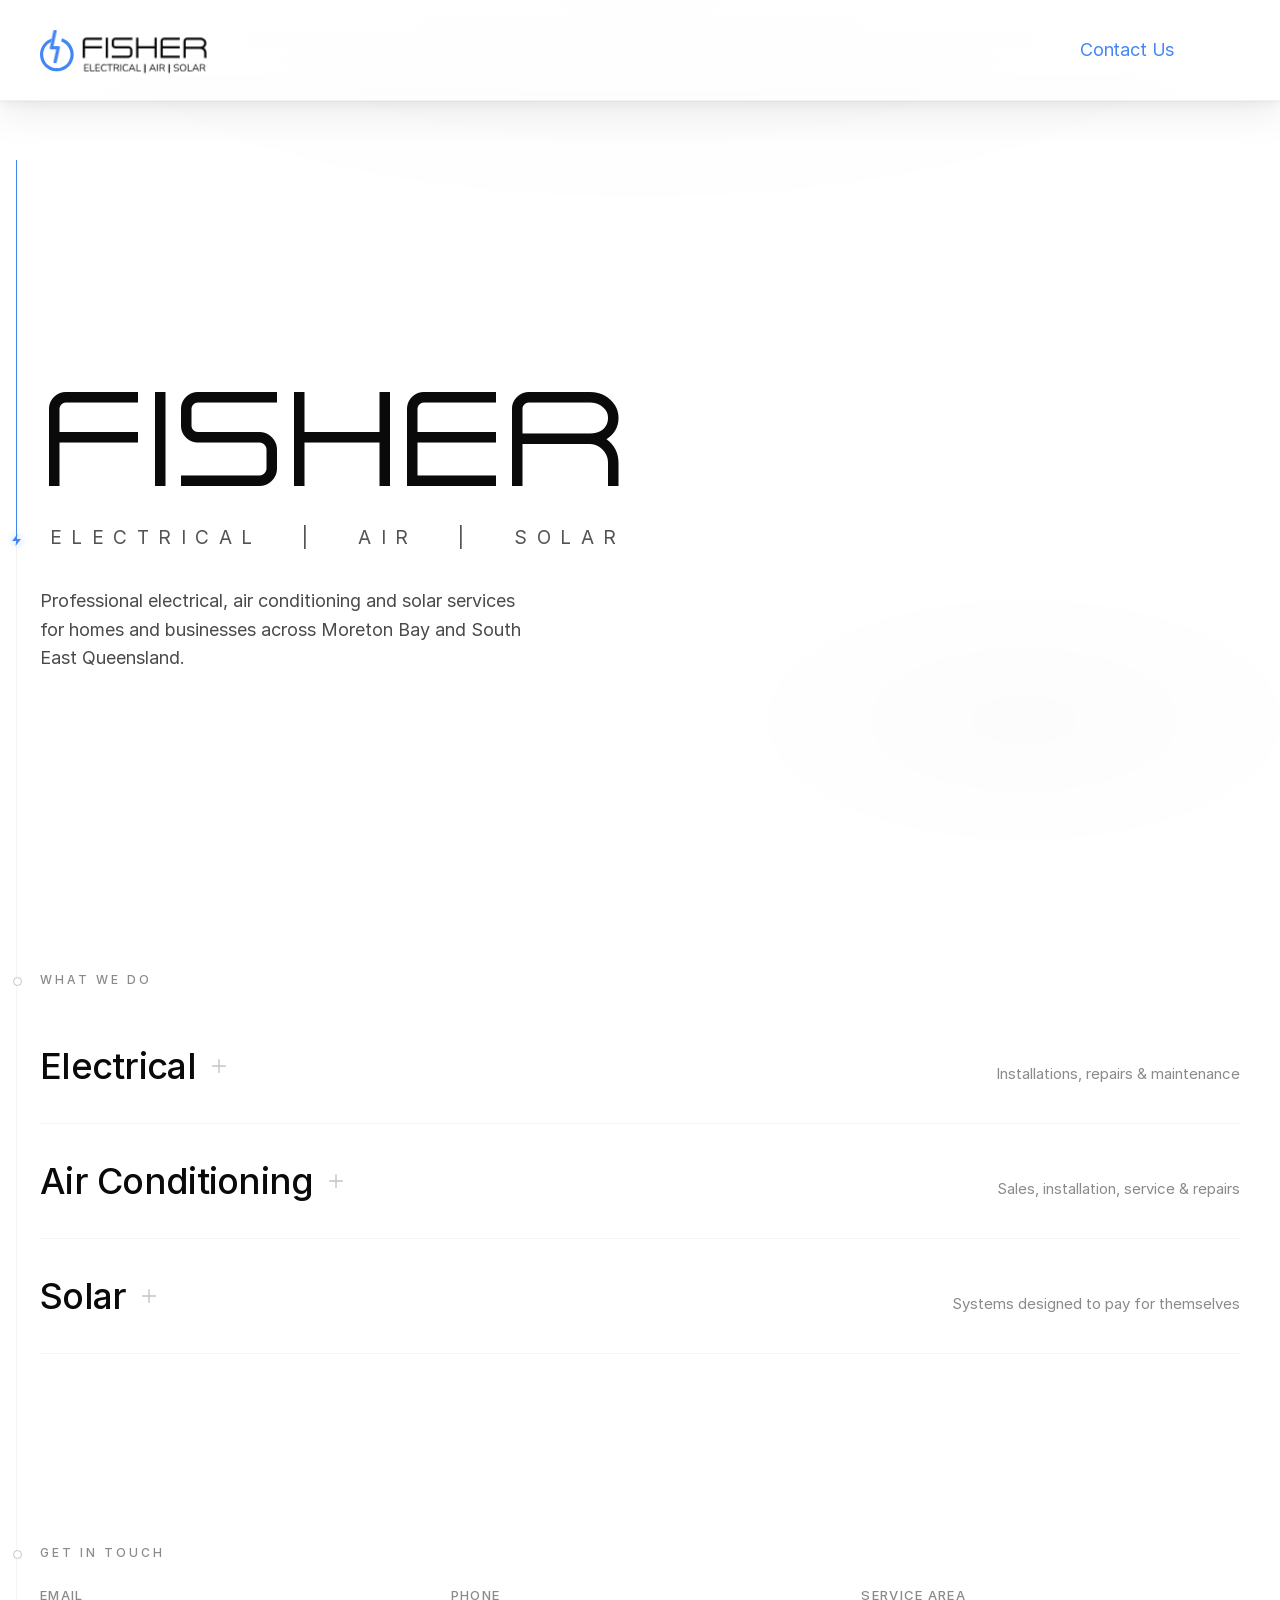
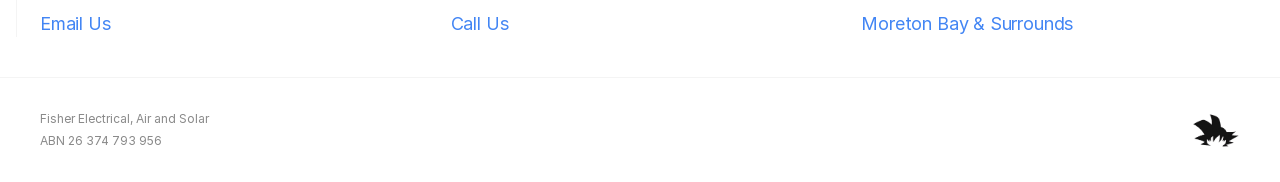
<file: index.html>
<!doctype html>
<html lang="en">
    <head>
        <meta charset="UTF-8" />
        <meta name="viewport" content="width=device-width, initial-scale=1.0" />
        <meta
            name="description"
            content="Fisher Electrical, Air and Solar - Professional trade services across Moreton Bay and South East Queensland."
        />
        <title>Fisher Electrical, Air &amp; Solar | Moreton Bay Electrician</title>
        <link rel="canonical" href="https://fishereas.com.au/" />

        <!-- Link previews (Facebook, Messages, WhatsApp, etc.) -->
        <meta property="og:type" content="website" />
        <meta property="og:url" content="https://fishereas.com.au/" />
        <meta property="og:title" content="Fisher Electrical, Air &amp; Solar" />
        <meta
            property="og:description"
            content="Electrical, air conditioning and solar for homes and businesses across Moreton Bay and South East Queensland."
        />
        <meta property="og:image" content="https://fishereas.com.au/public/images/ephotos/image0.webp" />
        <meta name="twitter:card" content="summary_large_image" />

        <!-- Business details for Google -->
        <script type="application/ld+json">
            {
                "@context": "https://schema.org",
                "@type": "Electrician",
                "name": "Fisher Electrical, Air and Solar",
                "url": "https://fishereas.com.au/",
                "logo": "https://fishereas.com.au/public/logos/logo.svg",
                "image": "https://fishereas.com.au/public/images/ephotos/image0.webp",
                "telephone": "+61456676808",
                "email": "contact@fishereas.com.au",
                "taxID": "26 374 793 956",
                "areaServed": [
                    { "@type": "AdministrativeArea", "name": "Moreton Bay Region" },
                    { "@type": "AdministrativeArea", "name": "South East Queensland" }
                ],
                "makesOffer": [
                    { "@type": "Offer", "itemOffered": { "@type": "Service", "name": "Electrical installations, repairs and maintenance" } },
                    { "@type": "Offer", "itemOffered": { "@type": "Service", "name": "Air conditioning sales, installation, service and repairs" } },
                    { "@type": "Offer", "itemOffered": { "@type": "Service", "name": "Solar systems" } }
                ]
            }
        </script>
        <link rel="icon" type="image/svg+xml" href="favicon.svg?v=2" />
        <link rel="shortcut icon" href="favicon.svg?v=2" />

        <link rel="preconnect" href="https://fonts.gstatic.com" crossorigin />
        <link
            rel="preload"
            href="public/fonts/Inter-Regular.woff2"
            as="font"
            type="font/woff2"
            crossorigin
        />
        <link
            rel="preload"
            href="public/fonts/Inter-Medium.woff2"
            as="font"
            type="font/woff2"
            crossorigin
        />
        <link
            rel="preload"
            href="public/fonts/Inter-SemiBold.woff2"
            as="font"
            type="font/woff2"
            crossorigin
        />
        <link
            rel="preload"
            href="public/fonts/Inter-Light.woff2"
            as="font"
            type="font/woff2"
            crossorigin
        />
        <link
            rel="preload"
            href="public/fonts/A_Space/A-Space Light Demo.otf"
            as="font"
            type="font/otf"
            crossorigin
        />

        <script>
            // Power-on intro: once per visit, never with reduced motion.
            (function () {
                if (matchMedia("(prefers-reduced-motion: reduce)").matches) return;
                try {
                    if (sessionStorage.getItem("fe-powered")) return;
                    sessionStorage.setItem("fe-powered", "1");
                } catch (e) {}
                document.documentElement.classList.add("intro");
            })();
        </script>
        <script src="js/htmx.min.js" defer></script>
        <script src="js/electric.js?v=2026-11-13q" defer></script>
        <link rel="stylesheet" href="css/styles.css?v=2026-11-13q" />
    </head>
    <body>
        <span class="logo animate">
            <svg class="logo-svg" viewBox="0 0 265 91" role="img" aria-label="Fisher Electrical, Air and Solar">
                <path class="logo-ring" d="M34.335 22.5746C45.0854 25.9296 52.8884 35.9583 52.8887 47.809C52.8884 62.4068 41.049 74.2416 26.4443 74.2416L25.7617 74.2328C11.4726 73.8709 0.00025463 62.1787 0 47.809C0.000298041 35.9917 7.75934 25.9859 18.4629 22.6029L17.2178 28.4564C9.99179 31.9037 5.00027 39.2751 5 47.809C5.00026 59.6432 14.5989 69.2416 26.4443 69.2416C38.2897 69.2416 47.8884 59.6432 47.8887 47.809C47.8884 38.3661 41.7769 30.3466 33.2891 27.4916L34.335 22.5746Z" fill="#4285F4" />
                <path class="logo-bolt" d="M24.1953 8.76404C25.5756 8.76428 26.4617 9.85914 26.1748 11.2094L21.1973 34.6185H29.2744C30.655 34.6185 31.5418 35.7135 31.2549 37.0638L31.1953 37.3441C31.1871 37.3826 31.174 37.4203 31.1641 37.4584C31.1587 37.492 31.1557 37.5268 31.1484 37.5609L26.4824 59.5023C26.2527 60.5827 25.171 61.4584 24.0664 61.4584H22.7783C21.6738 61.4584 20.9646 60.5827 21.1943 59.5023L25.3867 39.7894H17.3086C15.9279 39.7894 15.0409 38.6946 15.3281 37.3441L15.3877 37.0638V37.0629L20.8857 11.2094C21.1731 9.85898 22.5256 8.76405 23.9062 8.76404H24.1953Z" fill="#4285F4" />
                <path d="M67.0196 26.9902C67.0196 25.388 67.5811 24.0254 68.7042 22.9023C69.8272 21.7793 71.1824 21.2178 72.7696 21.2178H97.1846V24.7666H72.7696C72.1706 24.7666 71.654 24.9837 71.2198 25.418C70.7856 25.8522 70.5684 26.3763 70.5684 26.9902V34.7842H97.1846V38.3555H70.5684V53H67.0196V26.9902ZM103.047 21.2178H106.618V53H103.047V21.2178ZM138.94 34.8066C140.587 34.8066 141.994 35.3981 143.162 36.5811C144.33 37.749 144.914 39.1566 144.914 40.8037V47.0254C144.914 48.6725 144.33 50.0801 143.162 51.248C141.994 52.416 140.587 53 138.94 53H112.481V49.4512H138.94C139.598 49.4512 140.167 49.2116 140.647 48.7324C141.126 48.2533 141.365 47.6842 141.365 47.0254V40.8037C141.365 40.1299 141.126 39.5609 140.647 39.0967C140.167 38.6175 139.598 38.3779 138.94 38.3779H118.231C116.643 38.3779 115.288 37.8164 114.165 36.6934C113.042 35.5703 112.481 34.2152 112.481 32.6279V27.0127C112.481 25.4255 113.042 24.0628 114.165 22.9248C115.288 21.8018 116.643 21.2402 118.231 21.2402H144.914V24.8115H118.231C117.632 24.8115 117.115 25.0286 116.681 25.4629C116.246 25.8822 116.029 26.3988 116.029 27.0127V32.6279C116.029 33.2269 116.246 33.7435 116.681 34.1777C117.115 34.597 117.632 34.8066 118.231 34.8066H138.94ZM183.165 53H179.616V38.3555H154.325V53H150.754V21.2178H154.325V34.7842H179.616V21.2178H183.165V53ZM189.027 26.9902C189.027 25.388 189.589 24.0254 190.712 22.9023C191.835 21.7793 193.19 21.2178 194.777 21.2178H219.192V24.7666H194.777C194.178 24.7666 193.662 24.9837 193.228 25.418C192.793 25.8522 192.576 26.3763 192.576 26.9902V34.7842H219.192V38.3555H192.576V49.4512H219.192V53H189.027V26.9902ZM256.949 37.165C259.719 39.1566 261.105 41.8444 261.105 45.2285V53H257.533V45.2285C257.533 43.4766 256.912 41.9792 255.669 40.7363C254.426 39.4935 252.936 38.8721 251.199 38.8721H228.626V53H225.055V26.7656C225.055 25.3132 225.616 24.0254 226.739 22.9023C227.877 21.7793 229.24 21.2178 230.827 21.2178H251.199C254.254 21.2178 256.695 22.1836 258.522 24.1152C260.184 25.7025 261.015 27.679 261.015 30.0449C261.015 33.0397 259.66 35.4131 256.949 37.165ZM251.199 35.3232C253.191 35.3232 254.756 34.8216 255.894 33.8184C256.942 32.7702 257.466 31.5124 257.466 30.0449C257.466 28.5924 256.957 27.432 255.939 26.5635C254.801 25.3656 253.221 24.7666 251.199 24.7666H230.827C230.213 24.7666 229.689 24.9837 229.255 25.418C228.836 25.8522 228.626 26.3014 228.626 26.7656V35.3232H251.199ZM69.455 74V63.0725H76.3525V64.142H70.695V67.924H76.027V68.9935H70.695V72.9305H76.3525V74H69.455ZM78.4916 74V63.0725H79.7626V72.884H85.3271V74H78.4916ZM86.9077 74V63.0725H93.8052V64.142H88.1477V67.924H93.4797V68.9935H88.1477V72.9305H93.8052V74H86.9077ZM100.626 74.1395C99.5517 74.1395 98.632 73.9122 97.8674 73.4575C97.1027 73.0028 96.5137 72.357 96.1004 71.52C95.6974 70.683 95.4959 69.6858 95.4959 68.5285C95.4959 67.3712 95.6974 66.3792 96.1004 65.5525C96.5137 64.7155 97.1027 64.0697 97.8674 63.615C98.632 63.1603 99.5517 62.933 100.626 62.933C101.381 62.933 102.078 63.0518 102.719 63.2895C103.36 63.5272 103.897 63.8733 104.331 64.328L103.835 65.3665C103.36 64.9222 102.864 64.6018 102.347 64.4055C101.841 64.1988 101.277 64.0955 100.657 64.0955C99.4277 64.0955 98.4874 64.483 97.8364 65.258C97.1854 66.033 96.8599 67.1232 96.8599 68.5285C96.8599 69.9338 97.1854 71.0292 97.8364 71.8145C98.4874 72.5895 99.4277 72.977 100.657 72.977C101.277 72.977 101.841 72.8788 102.347 72.6825C102.864 72.4758 103.36 72.1503 103.835 71.706L104.331 72.7445C103.897 73.1888 103.36 73.535 102.719 73.783C102.078 74.0207 101.381 74.1395 100.626 74.1395ZM108.858 74V64.173H104.89V63.0725H114.113V64.173H110.145V74H108.858ZM115.501 74V63.0725H119.825C120.993 63.0725 121.892 63.3463 122.522 63.894C123.153 64.4417 123.468 65.2218 123.468 66.2345C123.468 66.8752 123.323 67.4332 123.034 67.9085C122.755 68.3735 122.342 68.73 121.794 68.978C121.246 69.2157 120.59 69.3345 119.825 69.3345L119.98 69.133H120.29C120.693 69.133 121.045 69.2363 121.344 69.443C121.644 69.6497 121.918 69.9803 122.166 70.435L124.088 74H122.693L120.802 70.497C120.647 70.2077 120.471 69.9803 120.275 69.815C120.089 69.6497 119.872 69.536 119.624 69.474C119.386 69.412 119.097 69.381 118.756 69.381H116.772V74H115.501ZM116.772 68.3735H119.639C120.487 68.3735 121.127 68.1978 121.561 67.8465C121.995 67.4848 122.212 66.9475 122.212 66.2345C122.212 65.5422 121.995 65.0203 121.561 64.669C121.127 64.3073 120.487 64.1265 119.639 64.1265H116.772V68.3735ZM125.87 74V63.0725H127.141V74H125.87ZM134.563 74.1395C133.488 74.1395 132.569 73.9122 131.804 73.4575C131.039 73.0028 130.45 72.357 130.037 71.52C129.634 70.683 129.432 69.6858 129.432 68.5285C129.432 67.3712 129.634 66.3792 130.037 65.5525C130.45 64.7155 131.039 64.0697 131.804 63.615C132.569 63.1603 133.488 62.933 134.563 62.933C135.317 62.933 136.015 63.0518 136.655 63.2895C137.296 63.5272 137.833 63.8733 138.267 64.328L137.771 65.3665C137.296 64.9222 136.8 64.6018 136.283 64.4055C135.777 64.1988 135.214 64.0955 134.594 64.0955C133.364 64.0955 132.424 64.483 131.773 65.258C131.122 66.033 130.796 67.1232 130.796 68.5285C130.796 69.9338 131.122 71.0292 131.773 71.8145C132.424 72.5895 133.364 72.977 134.594 72.977C135.214 72.977 135.777 72.8788 136.283 72.6825C136.8 72.4758 137.296 72.1503 137.771 71.706L138.267 72.7445C137.833 73.1888 137.296 73.535 136.655 73.783C136.015 74.0207 135.317 74.1395 134.563 74.1395ZM138.938 74L143.759 63.0725H144.844L149.664 74H148.347L146.998 70.8845L147.618 71.21H140.953L141.589 70.8845L140.256 74H138.938ZM144.286 64.5605L141.79 70.435L141.418 70.1405H147.153L146.812 70.435L144.317 64.5605H144.286ZM151.284 74V63.0725H152.555V72.884H158.12V74H151.284ZM163.604 76.79V63.0725H165.541V76.79H163.604ZM171.089 74L175.909 63.0725H176.994L181.815 74H180.497L179.149 70.8845L179.769 71.21H173.104L173.739 70.8845L172.406 74H171.089ZM176.436 64.5605L173.941 70.435L173.569 70.1405H179.304L178.963 70.435L176.467 64.5605H176.436ZM183.435 74V63.0725H184.706V74H183.435ZM187.4 74V63.0725H191.725C192.893 63.0725 193.792 63.3463 194.422 63.894C195.052 64.4417 195.367 65.2218 195.367 66.2345C195.367 66.8752 195.223 67.4332 194.933 67.9085C194.654 68.3735 194.241 68.73 193.693 68.978C193.146 69.2157 192.49 69.3345 191.725 69.3345L191.88 69.133H192.19C192.593 69.133 192.944 69.2363 193.244 69.443C193.544 69.6497 193.817 69.9803 194.065 70.435L195.987 74H194.592L192.701 70.497C192.546 70.2077 192.371 69.9803 192.174 69.815C191.988 69.6497 191.771 69.536 191.523 69.474C191.286 69.412 190.996 69.381 190.655 69.381H188.671V74H187.4ZM188.671 68.3735H191.539C192.386 68.3735 193.027 68.1978 193.461 67.8465C193.895 67.4848 194.112 66.9475 194.112 66.2345C194.112 65.5422 193.895 65.0203 193.461 64.669C193.027 64.3073 192.386 64.1265 191.539 64.1265H188.671V68.3735ZM201.672 76.79V63.0725H203.61V76.79H201.672ZM213.745 74.1395C213.177 74.1395 212.64 74.0878 212.133 73.9845C211.637 73.8812 211.178 73.7365 210.754 73.5505C210.341 73.3542 209.963 73.1165 209.622 72.8375L210.072 71.8145C210.423 72.0728 210.78 72.295 211.141 72.481C211.513 72.6567 211.911 72.791 212.335 72.884C212.769 72.9667 213.239 73.008 213.745 73.008C214.675 73.008 215.363 72.8375 215.807 72.4965C216.262 72.1452 216.489 71.6853 216.489 71.117C216.489 70.8173 216.417 70.559 216.272 70.342C216.138 70.125 215.91 69.939 215.59 69.784C215.28 69.629 214.872 69.4998 214.365 69.3965L212.753 69.071C211.782 68.8643 211.054 68.5285 210.568 68.0635C210.093 67.5882 209.855 66.9578 209.855 66.1725C209.855 65.5215 210.02 64.9532 210.351 64.4675C210.692 63.9818 211.162 63.6047 211.761 63.336C212.371 63.0673 213.063 62.933 213.838 62.933C214.334 62.933 214.805 62.9847 215.249 63.088C215.693 63.1913 216.101 63.3463 216.473 63.553C216.856 63.7493 217.192 63.9922 217.481 64.2815L217.031 65.2735C216.566 64.8498 216.076 64.545 215.559 64.359C215.042 64.1627 214.464 64.0645 213.823 64.0645C213.275 64.0645 212.8 64.1472 212.397 64.3125C212.004 64.4778 211.694 64.7207 211.467 65.041C211.25 65.351 211.141 65.7127 211.141 66.126C211.141 66.622 211.291 67.0147 211.591 67.304C211.901 67.5933 212.402 67.8052 213.094 67.9395L214.706 68.2805C215.75 68.4975 216.52 68.8282 217.016 69.2725C217.522 69.7065 217.775 70.3007 217.775 71.055C217.775 71.6543 217.61 72.1917 217.279 72.667C216.959 73.132 216.494 73.4937 215.884 73.752C215.285 74.0103 214.572 74.1395 213.745 74.1395ZM224.336 74.1395C223.581 74.1395 222.894 74.0103 222.274 73.752C221.654 73.4833 221.127 73.1062 220.693 72.6205C220.259 72.1348 219.923 71.5458 219.686 70.8535C219.458 70.1612 219.345 69.3862 219.345 68.5285C219.345 67.6605 219.458 66.8855 219.686 66.2035C219.923 65.5112 220.259 64.9273 220.693 64.452C221.127 63.9663 221.649 63.5943 222.259 63.336C222.879 63.0673 223.571 62.933 224.336 62.933C225.111 62.933 225.803 63.0622 226.413 63.3205C227.033 63.5788 227.56 63.9508 227.994 64.4365C228.438 64.9222 228.774 65.5112 229.001 66.2035C229.239 66.8855 229.358 67.6553 229.358 68.513C229.358 69.381 229.239 70.1612 229.001 70.8535C228.763 71.5458 228.428 72.1348 227.994 72.6205C227.56 73.1062 227.033 73.4833 226.413 73.752C225.803 74.0103 225.111 74.1395 224.336 74.1395ZM224.336 73.008C225.121 73.008 225.782 72.8323 226.32 72.481C226.867 72.1297 227.286 71.6182 227.575 70.9465C227.864 70.2748 228.009 69.4688 228.009 68.5285C228.009 67.5778 227.864 66.7718 227.575 66.1105C227.286 65.4492 226.867 64.9428 226.32 64.5915C225.782 64.2402 225.121 64.0645 224.336 64.0645C223.571 64.0645 222.915 64.2402 222.367 64.5915C221.83 64.9428 221.416 65.4543 221.127 66.126C220.838 66.7873 220.693 67.5882 220.693 68.5285C220.693 69.4688 220.838 70.2748 221.127 70.9465C221.416 71.6078 221.83 72.1193 222.367 72.481C222.915 72.8323 223.571 73.008 224.336 73.008ZM231.63 74V63.0725H232.901V72.884H238.465V74H231.63ZM238.674 74L243.494 63.0725H244.579L249.4 74H248.082L246.734 70.8845L247.354 71.21H240.689L241.324 70.8845L239.991 74H238.674ZM244.021 64.5605L241.526 70.435L241.154 70.1405H246.889L246.548 70.435L244.052 64.5605H244.021ZM251.02 74V63.0725H255.344C256.512 63.0725 257.411 63.3463 258.041 63.894C258.672 64.4417 258.987 65.2218 258.987 66.2345C258.987 66.8752 258.842 67.4332 258.553 67.9085C258.274 68.3735 257.861 68.73 257.313 68.978C256.765 69.2157 256.109 69.3345 255.344 69.3345L255.499 69.133H255.809C256.212 69.133 256.564 69.2363 256.863 69.443C257.163 69.6497 257.437 69.9803 257.685 70.435L259.607 74H258.212L256.321 70.497C256.166 70.2077 255.99 69.9803 255.794 69.815C255.608 69.6497 255.391 69.536 255.143 69.474C254.905 69.412 254.616 69.381 254.275 69.381H252.291V74H251.02ZM252.291 68.3735H255.158C256.006 68.3735 256.646 68.1978 257.08 67.8465C257.514 67.4848 257.731 66.9475 257.731 66.2345C257.731 65.5422 257.514 65.0203 257.08 64.669C256.646 64.3073 256.006 64.1265 255.158 64.1265H252.291V68.3735Z" fill="#0a0a0a" />
            </svg>
        </span>
        <a
            href="tel:0456676808"
            class="header-link animate"
            data-roll="0456 676 808"
            >Contact Us</a
        >

        <main>
            <section class="hero">
                <h1 class="animate delay-1">
                    <span>FISHER</span>
                    <span>ELECTRICAL | AIR | SOLAR</span>
                </h1>
                <p class="tagline animate delay-2">
                    Professional electrical, air conditioning and solar services
                    for homes and businesses across Moreton Bay and South East
                    Queensland.
                </p>
            </section>

            <!-- HTMX Lazy Loaded Sections -->
            <div
                hx-get="partials/services.html?v=2026-11-13q"
                hx-trigger="intersect once"
                hx-swap="outerHTML"
                class="htmx-placeholder"
            ></div>

            <div
                hx-get="partials/contact.html?v=2026-11-13q"
                hx-trigger="intersect once"
                hx-swap="outerHTML"
                class="htmx-placeholder"
            ></div>
        </main>

        <footer>
            <div class="footer-group">
                <p class="footer-text">
                    Fisher Electrical, Air and Solar
                </p>
                <p class="footer-text">ABN 26 374 793 956</p>
            </div>
            <a href="https://kakarotdevs.com" class="dev-credit">
                <img src="public/logos/kakarot.png" alt="kakarotdevs" />
            </a>
        </footer>

        <script>
            // Rolling-letter reveal: [data-roll] links roll their text into the
            // data-roll value. Desktop: hover rolls it. Every device: the first
            // click or tap rolls it and locks it; the second follows the link.

            function buildRow(text, cls) {
                const row = document.createElement("span");
                row.className = "roll-row " + cls;
                const chars = [...text];
                chars.forEach((c, i) => {
                    const span = document.createElement("span");
                    span.className = "roll-char";
                    span.textContent = c;
                    span.style.setProperty("--i", i);
                    span.style.setProperty("--n", Math.max(chars.length - 1, 1));
                    row.appendChild(span);
                });
                return row;
            }

            function initRolls() {
                document.querySelectorAll("[data-roll]:not([data-roll-ready])").forEach((el) => {
                    const from = el.textContent.trim();
                    const to = el.dataset.roll;
                    el.dataset.rollReady = "";
                    el.setAttribute("aria-label", `${from}: ${to}`);

                    const roll = document.createElement("span");
                    roll.className = "roll";
                    roll.setAttribute("aria-hidden", "true");
                    roll.append(buildRow(from, "roll-from"), buildRow(to, "roll-to"));
                    el.replaceChildren(roll);

                    el.addEventListener("click", (e) => {
                        if (el.classList.contains("is-revealed")) return;
                        e.preventDefault();
                        el.classList.add("is-revealed");
                    });
                });
            }

            document.addEventListener("DOMContentLoaded", () => {
                initRolls();
                const observer = new IntersectionObserver(
                    (entries) => {
                        entries.forEach((entry) => {
                            if (entry.isIntersecting) {
                                entry.target.style.animationPlayState =
                                    "running";
                            }
                        });
                    },
                    { threshold: 0.1 },
                );

                const observeElements = () => {
                    document.querySelectorAll(".animate").forEach((el) => {
                        if (el.style.animationPlayState !== "running") {
                            el.style.animationPlayState = "paused";
                            observer.observe(el);
                        }
                    });
                };

                observeElements();

                // Re-observe when htmx adds content
                document.body.addEventListener("htmx:afterSwap", (evt) => {
                    observeElements();
                    shuffleGalleries();
                    initRolls();
                });

                function shuffleGalleries() {
                    const tracks = document.querySelectorAll(".gallery-track");
                    tracks.forEach((track) => {
                        const images = Array.from(track.children);
                        for (let i = images.length - 1; i > 0; i--) {
                            const j = Math.floor(Math.random() * (i + 1));
                            track.appendChild(images[j]);
                        }
                    });

                    document
                        .querySelectorAll(".services-item")
                        .forEach((item) => {
                            const track = item.querySelector(".gallery-track");
                            if (!track) return;

                            // Improved horizontal wheel scroll (natural vertical)
                            // Removed wheel listener to allow natural page scroll

                            // Drag to scroll
                            let isDown = false;
                            let startX;
                            let scrollLeft;
                            let isDragging = false;

                            track.addEventListener("mousedown", (e) => {
                                isDown = true;
                                isDragging = false;
                                track.classList.add("grabbing");
                                startX = e.pageX - track.offsetLeft;
                                scrollLeft = track.scrollLeft;
                            });

                            const endDrag = () => {
                                isDown = false;
                                track.classList.remove("grabbing");
                            };
                            track.addEventListener("mouseleave", endDrag);
                            track.addEventListener("mouseup", endDrag);

                            track.addEventListener("mousemove", (e) => {
                                if (!isDown) return;
                                const x = e.pageX - track.offsetLeft;
                                const walk = (x - startX) * 2;
                                if (Math.abs(walk) > 5) {
                                    isDragging = true;
                                    e.preventDefault();
                                    track.scrollLeft = scrollLeft - walk;
                                }
                            });
                            // Clean accordion toggle
                            item.onclick = function (e) {
                                if (isDragging) return;
                                
                                // Ignore clicks on nav buttons
                                if (e.target.closest(".nav-btn")) return;

                                if (
                                    e.target.closest(".gallery-track") &&
                                    item.classList.contains("active")
                                )
                                    return;

                                const isActive =
                                    item.classList.contains("active");

                                document
                                    .querySelectorAll(".services-item")
                                    .forEach((el) => {
                                        el.classList.remove("active");
                                    });

                                if (!isActive) {
                                    item.classList.add("active");
                                    setTimeout(() => {
                                        track.scrollLeft = 0;
                                    }, 50);
                                }
                            };

                            // Add Navigation Button Listeners
                            const prevBtn = item.querySelector('.prev-btn');
                            const nextBtn = item.querySelector('.next-btn');

                            function smoothScrollTo(element, amount, duration) {
                                const start = element.scrollLeft;
                                const startTime = performance.now();
                                
                                // Disable native snap and smooth behavior so JS can animate freely
                                const originalSnap = element.style.scrollSnapType || '';
                                const originalBehavior = element.style.scrollBehavior || '';
                                element.style.scrollSnapType = 'none';
                                element.style.scrollBehavior = 'auto';

                                // Apple-like ease-out curve
                                function easeOutCubic(t) {
                                    return 1 - Math.pow(1 - t, 3);
                                }

                                function animate(currentTime) {
                                    const elapsed = currentTime - startTime;
                                    const progress = Math.min(elapsed / duration, 1);
                                    
                                    element.scrollLeft = start + amount * easeOutCubic(progress);
                                    
                                    if (progress < 1) {
                                        requestAnimationFrame(animate);
                                    } else {
                                        element.style.scrollSnapType = originalSnap;
                                        element.style.scrollBehavior = originalBehavior;
                                    }
                                }
                                requestAnimationFrame(animate);
                            }
                            
                            if (prevBtn && nextBtn) {
                                prevBtn.addEventListener('click', (e) => {
                                    e.stopPropagation();
                                    const imageWidth = track.querySelector('.gallery-image-wrapper').offsetWidth;
                                    const gap = parseInt(window.getComputedStyle(track).gap) || 40;
                                    smoothScrollTo(track, -(imageWidth + gap), 800);
                                });

                                nextBtn.addEventListener('click', (e) => {
                                    e.stopPropagation();
                                    const imageWidth = track.querySelector('.gallery-image-wrapper').offsetWidth;
                                    const gap = parseInt(window.getComputedStyle(track).gap) || 40;
                                    smoothScrollTo(track, (imageWidth + gap), 800);
                                });
                            }

                        });
                }

                shuffleGalleries();
            });
        </script>
    </body>
</html>
</file>
<file: css/styles.css>
/* =============================================
   FISHEREAS - Designed by Kakarotdevs
   Moreton Bay Region
   ============================================= */

/* Inter Font - Self-hosted */
@font-face {
    font-family: "Inter";
    src: url("../public/fonts/Inter-Regular.woff2") format("woff2");
    font-weight: 400;
    font-style: normal;
    font-display: swap;
}

@font-face {
    font-family: "Inter";
    src: url("../public/fonts/Inter-Medium.woff2") format("woff2");
    font-weight: 500;
    font-style: normal;
    font-display: swap;
}

@font-face {
    font-family: "Inter";
    src: url("../public/fonts/Inter-SemiBold.woff2") format("woff2");
    font-weight: 600;
    font-style: normal;
    font-display: swap;
}

@font-face {
    font-family: "Inter";
    src: url("../public/fonts/Inter-Light.woff2") format("woff2");
    font-weight: 300;
    font-style: normal;
    font-display: swap;
}

/* A-Space Font - Self-hosted */
@font-face {
    font-family: "A-Space";
    src: url("../public/fonts/A_Space/A-Space Light Demo.otf")
        format("opentype");
    font-weight: 300;
    font-style: normal;
    font-display: swap;
}

:root {
    --black: #0a0a0a;
    --charcoal: #1a1a1a;
    --slate: #4a4a4a;
    --stone: #8a8a8a;
    --silver: #c4c4c4;
    --offwhite: #f4f4f4;
    --white: #ffffff;
    --google-blue: #4285f4;
    --google-green: #00ffa3; /* Ultra Electric Green */
}

* {
    margin: 0;
    padding: 0;
    box-sizing: border-box;
}

html {
    font-size: 16px;
    scroll-behavior: smooth;
}

body {
    font-family:
        "Inter",
        -apple-system,
        BlinkMacSystemFont,
        sans-serif;
    background: var(--white);
    color: var(--black);
    line-height: 1.5;
    -webkit-font-smoothing: antialiased;
    -moz-osx-font-smoothing: grayscale;
    min-height: 100vh;
    display: flex;
    flex-direction: column;
}

main {
    flex: 1;
    padding: 160px 40px 0;
}

/* Subtle background texture */
body::before {
    content: "";
    position: fixed;
    top: 0;
    left: 0;
    width: 100%;
    height: 100%;
    background:
        radial-gradient(
            ellipse 100% 50% at 50% 0%,
            rgba(0, 0, 0, 0.015) 0%,
            transparent 50%
        ),
        radial-gradient(
            ellipse 60% 40% at 80% 80%,
            rgba(0, 0, 0, 0.01) 0%,
            transparent 40%
        );
    pointer-events: none;
    z-index: -1;
}

/* Header Glassmorphism Layer */
body::after {
    content: "";
    position: fixed;
    top: 0;
    left: 0;
    right: 0;
    height: 100px;
    background: linear-gradient(
        180deg,
        rgba(255, 255, 255, 0.8) 0%,
        rgba(255, 255, 255, 0.4) 100%
    );
    backdrop-filter: blur(20px) saturate(200%);
    -webkit-backdrop-filter: blur(20px) saturate(200%);
    z-index: 40;
    pointer-events: none;
    border-bottom: 1px solid rgba(0, 0, 0, 0.05);
    box-shadow:
        0 12px 40px rgba(0, 0, 0, 0.08),
        0 4px 12px rgba(0, 0, 0, 0.05),
        0 1px 0 rgba(0, 0, 0, 0.02);
}

/* Logo area */
.logo {
    position: fixed;
    top: 24px;
    left: 40px;
    z-index: 50;
}

.logo .logo-svg {
    height: 58px;
    width: auto;
    display: block;
}

/* Links & Interactive Underlines */
.header-link,
.page-link,
.services-item {
    position: relative;
    text-decoration: none;
    transition: all 0.4s cubic-bezier(0.16, 1, 0.3, 1);
}

.header-link,
.page-link {
    display: inline-block;
    font-size: 1.125rem;
    font-weight: 400;
    color: var(--google-blue);
    letter-spacing: -0.01em;
}

.header-link {
    position: fixed;
    top: 36px;
    right: 40px;
    z-index: 50;
    width: 160px; /* Fixed width to prevent shifting */
    text-align: left;
}

.header-link::after,
.page-link::after,
.services-item::after {
    content: "";
    position: absolute;
    bottom: -4px;
    left: 0;
    width: 100%;
    height: 2px;
    background: var(--google-blue);
    transform: scaleX(0);
    transform-origin: right;
    transition: transform 0.4s cubic-bezier(0.16, 1, 0.3, 1);
}

.services-item::after {
    bottom: -1px;
}

.header-link:hover,
.page-link:hover {
    transform: translateY(-2px);
}

.header-link:hover::after,
.page-link:hover::after,
.services-item:hover::after {
    transform: scaleX(1);
    transform-origin: left;
}

/* Rolling-letter reveal ([data-roll] links, built in index.html) */
.roll {
    display: inline-grid;
    overflow: hidden;
    vertical-align: top;
}

.roll-row {
    grid-area: 1 / 1;
    white-space: pre;
}

.roll-char {
    display: inline-block;
    white-space: pre;
    -webkit-text-fill-color: currentColor;
    transition:
        transform 0.6s cubic-bezier(0.16, 1, 0.3, 1),
        color 0.4s ease;
    transition-delay: calc(var(--i) * 22ms);
}

.roll-to .roll-char {
    transform: translateY(110%);
}

.is-revealed .roll-from .roll-char {
    transform: translateY(-110%);
}

.is-revealed .roll-to .roll-char {
    transform: none;
}

@media (hover: hover) and (pointer: fine) {
    [data-roll]:hover .roll-from .roll-char {
        transform: translateY(-110%);
    }

    [data-roll]:hover .roll-to .roll-char {
        transform: none;
    }
}

@media (prefers-reduced-motion: reduce) {
    .roll-char {
        transition-duration: 0.01ms;
        transition-delay: 0s;
    }
}

/* Hero Section */
.hero {
    padding-top: 25vh;
    padding-bottom: 12vh;
    max-width: 1000px;
}

.hero h1 {
    font-size: clamp(3rem, 11vw, 8.5rem);
    letter-spacing: -0.04em;
    line-height: 1;
    color: var(--black);
    display: inline-flex;
    flex-direction: column;
    align-items: stretch;
    text-align: center;
}

.hero h1 span:nth-child(1) {
    font-family: "A-Space", sans-serif;
    font-weight: 300;
    letter-spacing: -0.01em;
    line-height: 0.8;
    margin-bottom: 0.25em;
    display: block;
}

.hero h1 span:nth-child(2) {
    font-family: "Inter", sans-serif;
    font-weight: 400;
    font-size: 0.14em; /* Slightly smaller for elegance */
    color: var(--black);
    text-transform: uppercase;
    display: block;
    text-align: justify;
    text-align-last: justify;
    letter-spacing: 0.5em;
    padding-left: 0.5em; /* Compensate for letter spacing on last char */
    opacity: 0.7;
}

.tagline {
    margin-top: 40px;
    font-size: 1.125rem;
    color: var(--slate);
    max-width: 500px;
    line-height: 1.6;
}

/* Services Section */
.services {
    margin-top: 160px;
    padding-top: 30px;
}

.services h2 {
    font-size: 0.75rem;
    font-weight: 500;
    letter-spacing: 0.25em;
    text-transform: uppercase;
    color: var(--stone);
    margin-bottom: 20px;
}

.services-list {
    list-style: none;
}

.services-item {
    display: flex;
    flex-direction: column;
    padding: 0;
    border-bottom: 1px solid var(--offwhite);
    cursor: pointer;
    overflow: hidden;
    transition: all 0.4s cubic-bezier(0.16, 1, 0.3, 1);
}

.services-header {
    display: flex;
    justify-content: space-between;
    align-items: baseline;
    padding: 30px 0;
    width: 100%;
    transition: all 0.4s cubic-bezier(0.16, 1, 0.3, 1);
    position: relative;
    background: transparent;
}

.services-name-wrapper {
    display: flex;
    align-items: center;
    gap: 12px;
}

.services-item.active .services-header {
    padding-left: 12px;
}

.services-item:hover .services-header {
    padding-left: 12px;
}

.services-name {
    font-size: clamp(1.5rem, 3vw, 2.25rem);
    font-weight: 500;
    letter-spacing: -0.02em;
    transition: all 0.4s cubic-bezier(0.16, 1, 0.3, 1);
}

.services-item.active .services-name,
.services-item:hover .services-name {
    color: var(--google-blue);
}


.services-gallery {
    height: 0;
    opacity: 0;
    transition: 
        height 0.6s cubic-bezier(0.16, 1, 0.3, 1),
        opacity 0.4s ease;
    position: relative;
    background: var(--white);
    overflow: hidden;
    will-change: height, opacity;
}

.services-item.active .services-gallery {
    height: clamp(300px, 50vh, 550px);
    opacity: 1;
    padding: 20px 0 60px;
}

.gallery-track {
    display: flex;
    gap: 40px;
    height: 100%;
    width: 100%;
    padding: 0 15vw;
    overflow-x: auto;
    overflow-y: hidden;
    scrollbar-width: none;
    -ms-overflow-style: none;
    -webkit-overflow-scrolling: touch;
    align-items: center;
    cursor: grab;
    scroll-snap-type: x proximity;
    scroll-behavior: smooth;
}

.gallery-track::-webkit-scrollbar {
    display: none;
}

.gallery-track:active, .gallery-track.grabbing {
    cursor: grabbing;
}

.gallery-image-wrapper {
    position: relative;
    height: 90%;
    min-width: 450px;
    border-radius: 12px;
    scroll-snap-align: center;
    opacity: 0;
    will-change: transform, opacity;
    transition: transform 0.4s cubic-bezier(0.16, 1, 0.3, 1), opacity 0.5s ease;
    cursor: pointer;
    outline: none;
    z-index: 1;
}

.services-item.active .gallery-image-wrapper {
    opacity: 1;
}

.gallery-image-wrapper:hover,
.gallery-image-wrapper:focus {
    transform: scale(1.04);
    z-index: 10;
}

.gallery-image {
    position: relative;
    width: 100%;
    height: 100%;
    object-fit: cover;
    border-radius: 12px;
    background: var(--offwhite);
    display: block;
    z-index: 2;
}

/* Drawing Border Animation */
.border-anim {
    position: absolute;
    inset: -3px;
    border-radius: 15px;
    overflow: hidden;
    z-index: 1;
    opacity: 0;
    pointer-events: none;
}

.border-anim::before {
    content: '';
    position: absolute;
    top: 50%;
    left: 50%;
    width: 250%;
    height: 250%;
    background: conic-gradient(
        from 0deg, 
        transparent 0 72%,
        var(--google-blue) 72% 100%
    );
    transform: translate(-50%, -50%) rotate(0deg);
}

.gallery-image-wrapper:hover .border-anim,
.gallery-image-wrapper:focus .border-anim {
    animation: sweepAndFade 1.2s cubic-bezier(0.25, 1, 0.5, 1) forwards;
}

.gallery-image-wrapper:hover .border-anim::before,
.gallery-image-wrapper:focus .border-anim::before {
    animation: sweepRotate 1.2s linear forwards;
}

@keyframes sweepAndFade {
    0% { opacity: 0; }
    5% { opacity: 1; }
    80% { opacity: 1; }
    100% { opacity: 0; }
}

@keyframes sweepRotate {
    0% { transform: translate(-50%, -50%) rotate(0deg); }
    100% { transform: translate(-50%, -50%) rotate(360deg); }
}




.services-detail {
    font-size: 0.9375rem;
    color: var(--stone);
    text-align: right;
}

/* Contact Section */
.contact {
    margin-top: 160px;
    padding-top: 30px;
    margin-bottom: 40px;
}

.contact h2 {
    font-size: 0.75rem;
    font-weight: 500;
    letter-spacing: 0.25em;
    text-transform: uppercase;
    color: var(--stone);
    margin-bottom: 24px;
}

.contact-grid {
    display: grid;
    grid-template-columns: repeat(auto-fit, minmax(280px, 1fr));
    gap: 32px;
}

.contact-item {
    display: flex;
    flex-direction: column;
    gap: 4px;
}

.contact-label {
    font-size: 0.8125rem;
    color: var(--stone);
    text-transform: uppercase;
    letter-spacing: 0.1em;
    font-weight: 500;
}

/* Footer */
footer {
    padding: 32px 40px;
    display: flex;
    justify-content: space-between;
    align-items: center;
    background: var(--white);
    border-top: 1px solid var(--offwhite);
}

.footer-group {
    display: flex;
    flex-direction: column;
    gap: 4px;
    text-align: left; /* Explicitly left-aligned */
}

.footer-text {
    font-size: 0.75rem;
    color: var(--stone);
    text-align: left; /* Explicitly left-aligned */
}

.dev-credit {
    display: flex;
    justify-content: center;
    align-items: center;
    text-decoration: none;
    transition:
        transform 0.3s ease,
        opacity 0.3s ease;
}

.dev-credit:hover {
    transform: scale(1.1);
    opacity: 0.8;
}

.dev-credit img {
    height: 36px;
    width: auto;
    display: block;
}

.htmx-placeholder {
    min-height: 100px;
    opacity: 0;
    transition: opacity 0.5s ease;
}

.htmx-request {
    opacity: 0.5;
}
/* Animations */
@keyframes fadeUp {
    from {
        opacity: 0;
        transform: translateY(20px);
    }
    to {
        opacity: 1;
        transform: translateY(0);
    }
}

.animate {
    opacity: 0;
    animation: fadeUp 1s cubic-bezier(0.16, 1, 0.3, 1) forwards;
}

.delay-1 {
    animation-delay: 0.1s;
}
.delay-2 {
    animation-delay: 0.2s;
}
.delay-3 {
    animation-delay: 0.3s;
}
.delay-4 {
    animation-delay: 0.4s;
}

/* Mobile Optimizations */
@media (max-width: 768px) {
    main {
        padding: 220px 24px 0; /* Increased top padding, standard side padding */
    }

    .logo {
        top: 24px;
        left: 24px;
    }

    .logo .logo-svg {
        height: 48px;
    }

    .hero {
        padding-top: 10vh; /* Reduced hero padding since main padding is high */
        padding-bottom: 8vh;
        width: 100%;
        max-width: none;
        padding-left: 0;
        padding-right: 0;
        display: flex;
        flex-direction: column;
        align-items: center;
    }

    .hero h1 {
        font-size: clamp(3rem, 16vw, 10rem); /* Balanced size for mobile */
        width: fit-content;
        max-width: 100%;
        display: flex;
        flex-direction: column;
        align-items: stretch;
        text-align: center;
    }

    .hero h1 span:nth-child(2) {
        font-size: 0.22em; /* Significantly larger to reduce awkward whitespace */
        letter-spacing: -0.02em; /* Tighter letter spacing for larger text */
        padding-left: 0;
        text-align: justify;
        text-align-last: justify;
        opacity: 0.8;
        margin-top: 2px;
    }

    .tagline {
        /* Padding now inherited from .hero container room */
    }

    .header-link {
        top: 30px;
        right: 24px;
        font-size: 1rem;
        width: 140px; /* Fixed width for mobile */
        text-align: left;
    }

    body::after {
        height: 80px;
    }

    .services,
    .contact {
        margin-top: 80px;
    }

    .services-item {
        flex-direction: column;
        gap: 0;
        padding: 0;
    }

    .services-header {
        flex-direction: column;
        gap: 4px;
        padding: 20px 0;
    }

    .services-item.active .services-gallery {
        height: 350px;
    }

    .gallery-image-wrapper {
        min-width: 280px;
        opacity: 1 !important;
        transform: scale(1) !important;
        transition-delay: 0s !important;
    }
    .border-anim {
        display: none !important;
    }
    .gallery-image {
        min-width: unset;
    }
    
    .gallery-track {
        gap: 8px;
        padding: 0 4px;
    }

    .services-detail {
        text-align: left;
    }

    .contact-grid {
        gap: 24px;
    }

    footer {
        padding: 32px 24px;
        flex-direction: column;
        gap: 24px;
        text-align: center;
        align-items: center;
    }

    .footer-group {
        order: 0;
        text-align: center;
    }

    .footer-text {
        text-align: center;
    }

    .dev-credit {
        justify-content: center;
        order: 1;
    }
}


/* Gallery Navigation */
.gallery-nav {
    position: absolute;
    bottom: 20px;
    left: 50%;
    transform: translateX(-50%);
    display: flex;
    gap: 24px;
    z-index: 20;
    opacity: 0;
    pointer-events: none;
    transition: opacity 0.4s ease;
}

.services-item.active .gallery-nav {
    opacity: 1;
    pointer-events: auto;
}

.nav-btn {
    font-family: "Inter", sans-serif;
    font-size: 2rem;
    font-weight: 300;
    color: var(--silver);
    background: transparent;
    border: none;
    padding: 0;
    display: flex;
    align-items: center;
    justify-content: center;
    cursor: pointer;
    transition: all 0.4s cubic-bezier(0.16, 1, 0.3, 1);
}

.nav-btn:hover {
    color: var(--google-blue);
    transform: scale(1.1);
}

.nav-btn:active {
    transform: scale(0.95);
}

/* Hide on Mobile */
@media (max-width: 768px) {
    .gallery-nav {
        display: none !important;
    }
}

/* =============================================
   ELECTRIC EFFECTS (behaviour in js/electric.js)
   ============================================= */

:root {
    --ease-out: cubic-bezier(0.16, 1, 0.3, 1);
    --gutter: 40px;
    --circuit-x: 16px;
}

/* ---------- 1. Power-on intro ---------- */
.logo-svg {
    overflow: visible;
}

.intro .logo-bolt {
    animation: boltFlicker 1.1s steps(1, end) 0.35s both;
}

.intro .logo-ring {
    animation: ringCharge 0.9s var(--ease-out) 1.1s both;
}

@keyframes boltFlicker {
    0% { opacity: 0.12; }
    8% { opacity: 1; }
    13% { opacity: 0.15; }
    22% { opacity: 0.9; }
    26% { opacity: 0.2; }
    40% { opacity: 1; filter: drop-shadow(0 0 0 rgba(66, 133, 244, 0)); }
    55% { filter: drop-shadow(0 0 6px rgba(66, 133, 244, 0.8)); }
    100% { opacity: 1; filter: drop-shadow(0 0 0 rgba(66, 133, 244, 0)); }
}

@keyframes ringCharge {
    0% { opacity: 0.25; }
    100% { opacity: 1; }
}

/* A solid blue edge sweeps through FISHER as it turns from grey to black */
.intro .hero h1 span:nth-child(1) {
    background: linear-gradient(
        90deg,
        var(--black) 0 46%,
        var(--google-blue) 46% 51%,
        #e2e2e2 51% 100%
    );
    background-size: 260% 100%;
    background-position: 100% 0;
    -webkit-background-clip: text;
    background-clip: text;
    -webkit-text-fill-color: transparent;
    animation: currentSweep 1.1s cubic-bezier(0.65, 0, 0.35, 1) 0.9s forwards;
}

@keyframes currentSweep {
    to { background-position: 0% 0; }
}

/* ---------- 2. Current running down the page ---------- */
main {
    position: relative;
}

.circuit {
    position: absolute;
    left: var(--circuit-x);
    width: 1px;
    background: var(--offwhite);
    pointer-events: none;
    z-index: 0;
}

.circuit-fill {
    position: absolute;
    top: 0;
    left: 0;
    width: 1px;
    height: 100%;
    background: var(--google-blue);
    transform-origin: top;
    transform: scaleY(0);
    will-change: transform;
}

.circuit-spark {
    position: absolute;
    left: -7px;
    top: 0;
    width: 15px;
    height: 16px;
    will-change: transform;
    animation: sparkPulse 1.6s ease-in-out infinite;
}

.circuit-spark svg {
    display: block;
    width: 100%;
    height: 100%;
    fill: var(--google-blue);
    filter: drop-shadow(0 0 4px rgba(66, 133, 244, 0.6));
}

/* The bolt and the node it reaches flash a shock yellow */
.circuit-spark.is-shocked svg {
    animation: boltShock 0.45s ease-out;
}

.is-shocked h2::before {
    animation: nodeShock 0.45s ease-out;
}

@keyframes boltShock {
    0% { fill: #f2b705; filter: drop-shadow(0 0 6px rgba(242, 183, 5, 0.9)); transform: scale(1.35) translateX(0); }
    15% { transform: scale(1.35) translateX(-1.5px); }
    30% { transform: scale(1.3) translateX(1.5px); }
    45% { fill: #f2b705; transform: scale(1.2) translateX(-1px); }
    100% { fill: var(--google-blue); filter: drop-shadow(0 0 4px rgba(66, 133, 244, 0.6)); transform: none; }
}

@keyframes nodeShock {
    0%, 40% {
        background: #f2b705;
        border-color: #f2b705;
        box-shadow: 0 0 10px 3px rgba(242, 183, 5, 0.7);
    }
}

@keyframes sparkPulse {
    0%, 100% { opacity: 1; }
    50% { opacity: 0.55; }
}

/* A node on the wire at each section label; it lights when the current arrives */
.services h2,
.contact h2 {
    position: relative;
    transition: color 0.6s ease;
}

.services h2::before,
.contact h2::before {
    content: "";
    position: absolute;
    top: 50%;
    left: calc(var(--circuit-x) - var(--gutter) - 3px);
    width: 7px;
    height: 7px;
    margin-top: -3.5px;
    border-radius: 50%;
    background: var(--white);
    border: 1px solid var(--silver);
    transition: all 0.5s var(--ease-out);
}

.is-powered h2 {
    color: var(--google-blue);
}

.is-powered h2::before {
    background: var(--google-blue);
    border-color: var(--google-blue);
    box-shadow: 0 0 8px 1px rgba(66, 133, 244, 0.5);
}

.contact.is-powered [data-roll] {
    animation: phoneGlow 1.4s ease-out 0.2s;
}

@keyframes phoneGlow {
    0%, 100% { filter: drop-shadow(0 0 0 rgba(66, 133, 244, 0)); }
    35% { filter: drop-shadow(0 0 6px rgba(66, 133, 244, 0.6)); }
}

/* ---------- 3. Service icons: + turns into the service's icon when opened ---------- */
.service-icon {
    flex: none;
    width: 22px;
    height: 22px;
    overflow: visible;
    fill: none;
    stroke-width: 1.5;
    stroke-linecap: round;
    stroke-linejoin: round;
}

.service-icon g {
    transform-box: view-box;
    transform-origin: 12px 12px;
    transition:
        transform 0.5s var(--ease-out),
        opacity 0.35s ease;
}

.icon-plus {
    stroke: var(--silver);
}

.services-item:hover .icon-plus {
    stroke: var(--google-blue);
}

.icon-on {
    opacity: 0;
    transform: rotate(-90deg) scale(0.4);
}

.services-item.active .icon-plus {
    opacity: 0;
    transform: rotate(90deg) scale(0.4);
}

.services-item.active .icon-on {
    opacity: 1;
    transform: none;
}

/* ---------- 5. Photos: dark skeleton tiles, then the lights click on at random ---------- */
/* .fx (desktop only), .is-lit and --d (random delay) are set by js/electric.js. */
.fx .gallery-image-wrapper::after {
    content: "";
    position: absolute;
    inset: 0;
    border-radius: 12px;
    background:
        linear-gradient(
            100deg,
            transparent 30%,
            rgba(255, 255, 255, 0.06) 50%,
            transparent 70%
        )
        0 0 / 250% 100% no-repeat,
        #151515;
    z-index: 3;
    pointer-events: none;
    animation: skeletonShimmer 1.4s ease-in-out infinite;
}

.fx .gallery-image-wrapper.is-lit::after {
    opacity: 0;
    animation: none;
    transition: opacity 0.12s ease-out;
    transition-delay: var(--d, 0ms);
}

.fx .gallery-image-wrapper.is-lit .gallery-image {
    animation: bulbStrike 0.6s ease-out both;
    animation-delay: var(--d, 0ms);
}

@keyframes skeletonShimmer {
    from { background-position: 150% 0, 0 0; }
    to { background-position: -50% 0, 0 0; }
}

@keyframes bulbStrike {
    0% { filter: brightness(1.7) contrast(0.85); }
    100% { filter: none; }
}

@media (prefers-reduced-motion: reduce) {
    .fx .gallery-image-wrapper::after {
        animation: none;
    }

    .fx .gallery-image-wrapper.is-lit::after {
        transition-delay: 0s;
    }

    .fx .gallery-image-wrapper.is-lit .gallery-image {
        animation: none;
    }
}

/* ---------- 6. Sparks off the pointer over clickable things ---------- */
.spark {
    position: fixed;
    top: 0;
    left: 0;
    width: 2px;
    height: 7px;
    border-radius: 1px;
    background: var(--google-blue);
    pointer-events: none;
    z-index: 101;
    animation: sparkFly 0.45s ease-out forwards;
}

@keyframes sparkFly {
    from {
        opacity: 1;
        transform: translate(var(--x), var(--y)) rotate(var(--a)) translateY(-4px);
    }
    to {
        opacity: 0;
        transform: translate(var(--x), var(--y)) rotate(var(--a)) translateY(calc(-1 * var(--d)));
    }
}

/* ---------- Mobile + reduced motion ---------- */
@media (max-width: 768px) {
    :root {
        --gutter: 24px;
        --circuit-x: 9px;
    }
}

@media (prefers-reduced-motion: reduce) {
    .circuit-spark,
    .circuit-spark.is-shocked svg,
    .is-shocked h2::before,
    .contact.is-powered [data-roll] {
        animation: none;
    }

    .service-icon g {
        transition: none;
    }
}
</file>
